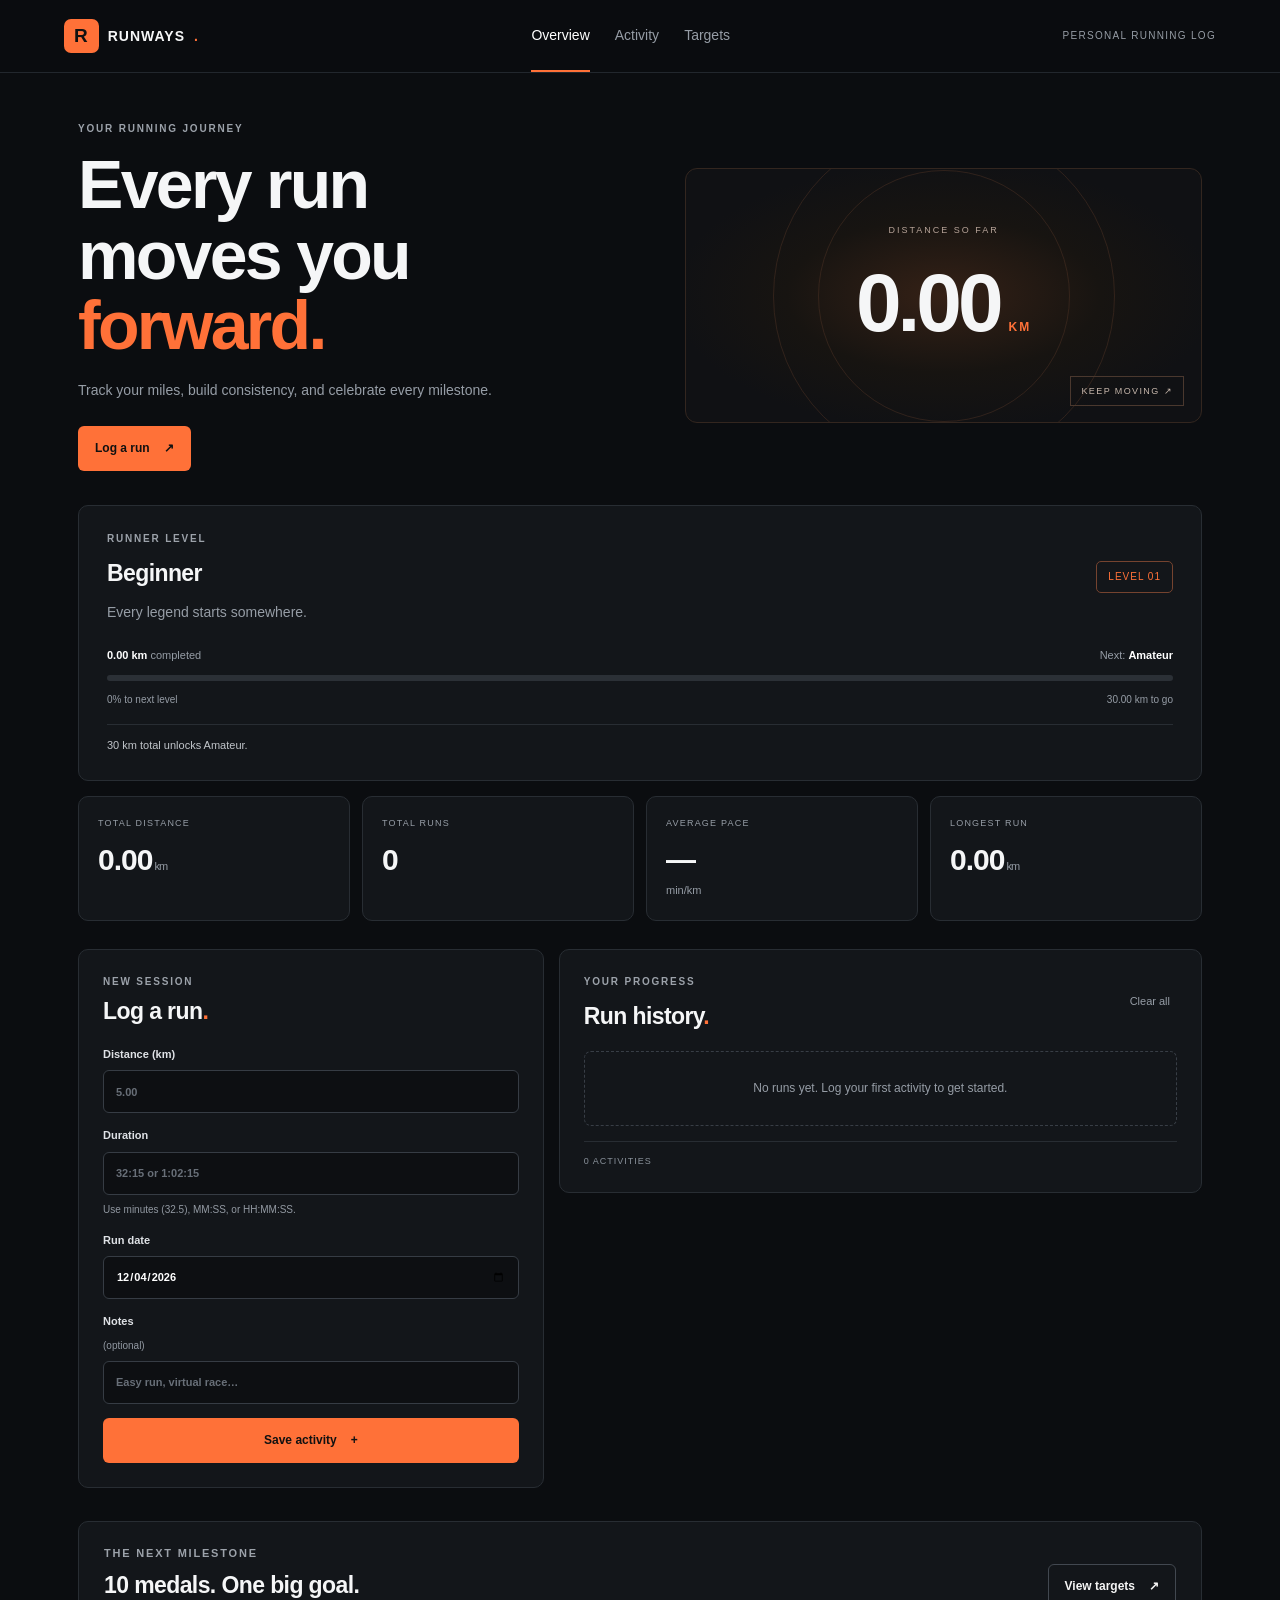
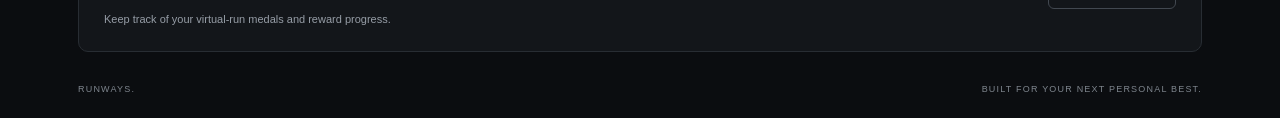
<file: index.html>
<!doctype html>
<html lang="en">
<head>
  <meta charset="utf-8">
  <meta name="viewport" content="width=device-width, initial-scale=1">
  <meta name="theme-color" content="#0b0d10">
  <title>RUNWAYS — Running Dashboard</title>
  <link rel="stylesheet" href="style.css">
  <script src="script.js" defer></script>
</head>
<body data-page="home">
  <header class="topbar">
    <a class="brand" href="index.html" aria-label="RUNWAYS home">
      <span class="brand-mark">R</span> RUNWAYS<span class="accent">.</span>
    </a>
    <nav aria-label="Main navigation">
      <a class="active" href="index.html">Overview</a>
      <a href="#activity">Activity</a>
      <a href="./targets.html">Targets</a>
    </nav>
    <span class="top-label">PERSONAL RUNNING LOG</span>
  </header>

  <main class="shell">
    <section class="hero">
      <div class="hero-copy">
        <p class="eyebrow">YOUR RUNNING JOURNEY</p>
        <h1>Every run<br>moves you <span class="accent">forward.</span></h1>
        <p class="muted">Track your miles, build consistency, and celebrate every milestone.</p>
        <a class="button primary" href="#activity">Log a run <span>↗</span></a>
      </div>
      <div class="hero-art" aria-label="Total distance summary">
        <span class="art-kicker">DISTANCE SO FAR</span>
        <div class="hero-number"><span id="heroDistance">0.00</span><small>KM</small></div>
        <span class="hero-tag">KEEP MOVING ↗</span>
      </div>
    </section>

    <section class="panel level-panel">
      <div class="between">
        <div>
          <p class="eyebrow">RUNNER LEVEL</p>
          <h2 id="currentLevel">Beginner</h2>
          <p id="levelDescription" class="muted">Every legend starts somewhere.</p>
        </div>
        <span class="level-badge" id="levelNumber">LEVEL 01</span>
      </div>
      <div class="between level-meta">
        <span><b id="levelTotalDistance">0.00 km</b> completed</span>
        <span>Next: <b id="nextLevelName">Amateur</b></span>
      </div>
      <div class="progress" role="progressbar" aria-label="Progress to next level" aria-valuemin="0" aria-valuemax="100" aria-valuenow="0">
        <div id="levelProgressBar"></div>
      </div>
      <div class="between small muted">
        <span id="levelProgressText">0% to next level</span>
        <span id="levelRemaining">30.00 km to go</span>
      </div>
      <p id="levelMilestoneText" class="milestone">Your first milestone is 30 km.</p>
    </section>

    <section class="stats" aria-label="Running statistics">
      <article class="panel stat">
        <span>TOTAL DISTANCE</span>
        <strong><span id="totalDistance">0.00</span><small> km</small></strong>
      </article>
      <article class="panel stat">
        <span>TOTAL RUNS</span>
        <strong id="totalRuns">0</strong>
      </article>
      <article class="panel stat">
        <span>AVERAGE PACE</span>
        <strong id="averagePace">—</strong>
        <small>min/km</small>
      </article>
      <article class="panel stat">
        <span>LONGEST RUN</span>
        <strong><span id="bestDistance">0.00</span><small> km</small></strong>
      </article>
    </section>

    <section class="content-grid" id="activity">
      <section class="panel section">
        <p class="eyebrow">NEW SESSION</p>
        <h2 id="runTitle">Log a run<span class="accent">.</span></h2>
        <form id="runForm" novalidate>
          <input type="hidden" id="runId">
          <label for="runDistance">Distance (km)
            <input id="runDistance" type="number" min="0.01" max="1000" step="0.01" placeholder="5.00" required>
          </label>
          <label for="runDuration">Duration
            <input id="runDuration" inputmode="decimal" placeholder="32:15 or 1:02:15" required>
            <small>Use minutes (32.5), MM:SS, or HH:MM:SS.</small>
          </label>
          <label for="runDate">Run date
            <input id="runDate" type="date" required>
          </label>
          <label for="runNotes">Notes <span class="optional">(optional)</span>
            <input id="runNotes" maxlength="120" placeholder="Easy run, virtual race…">
          </label>
          <button class="button primary full" type="submit" id="saveRun">Save activity <span>+</span></button>
          <button class="button secondary full hidden" type="button" id="cancelRun">Cancel edit</button>
          <p id="runMessage" class="message" role="status" aria-live="polite"></p>
        </form>
      </section>

      <section class="panel section">
        <div class="between section-heading">
          <div>
            <p class="eyebrow">YOUR PROGRESS</p>
            <h2>Run history<span class="accent">.</span></h2>
          </div>
          <button class="text-button" id="clearRuns" type="button">Clear all</button>
        </div>
        <div id="runHistory" class="history" aria-live="polite"></div>
        <p class="history-footer" id="historyCount">0 ACTIVITIES</p>
      </section>
    </section>

    <section class="panel target-strip">
      <div>
        <p class="eyebrow">THE NEXT MILESTONE</p>
        <h2>10 medals. One big goal.</h2>
        <p class="muted">Keep track of your virtual-run medals and reward progress.</p>
      </div>
      <a class="button secondary" href="targets.html">View targets <span>↗</span></a>
    </section>

    <footer>
      <span>RUNWAYS.</span>
      <span>BUILT FOR YOUR NEXT PERSONAL BEST.</span>
    </footer>
  </main>
  <div id="toast" class="toast" role="status" aria-live="polite"></div>
</body>
</html>
</file>
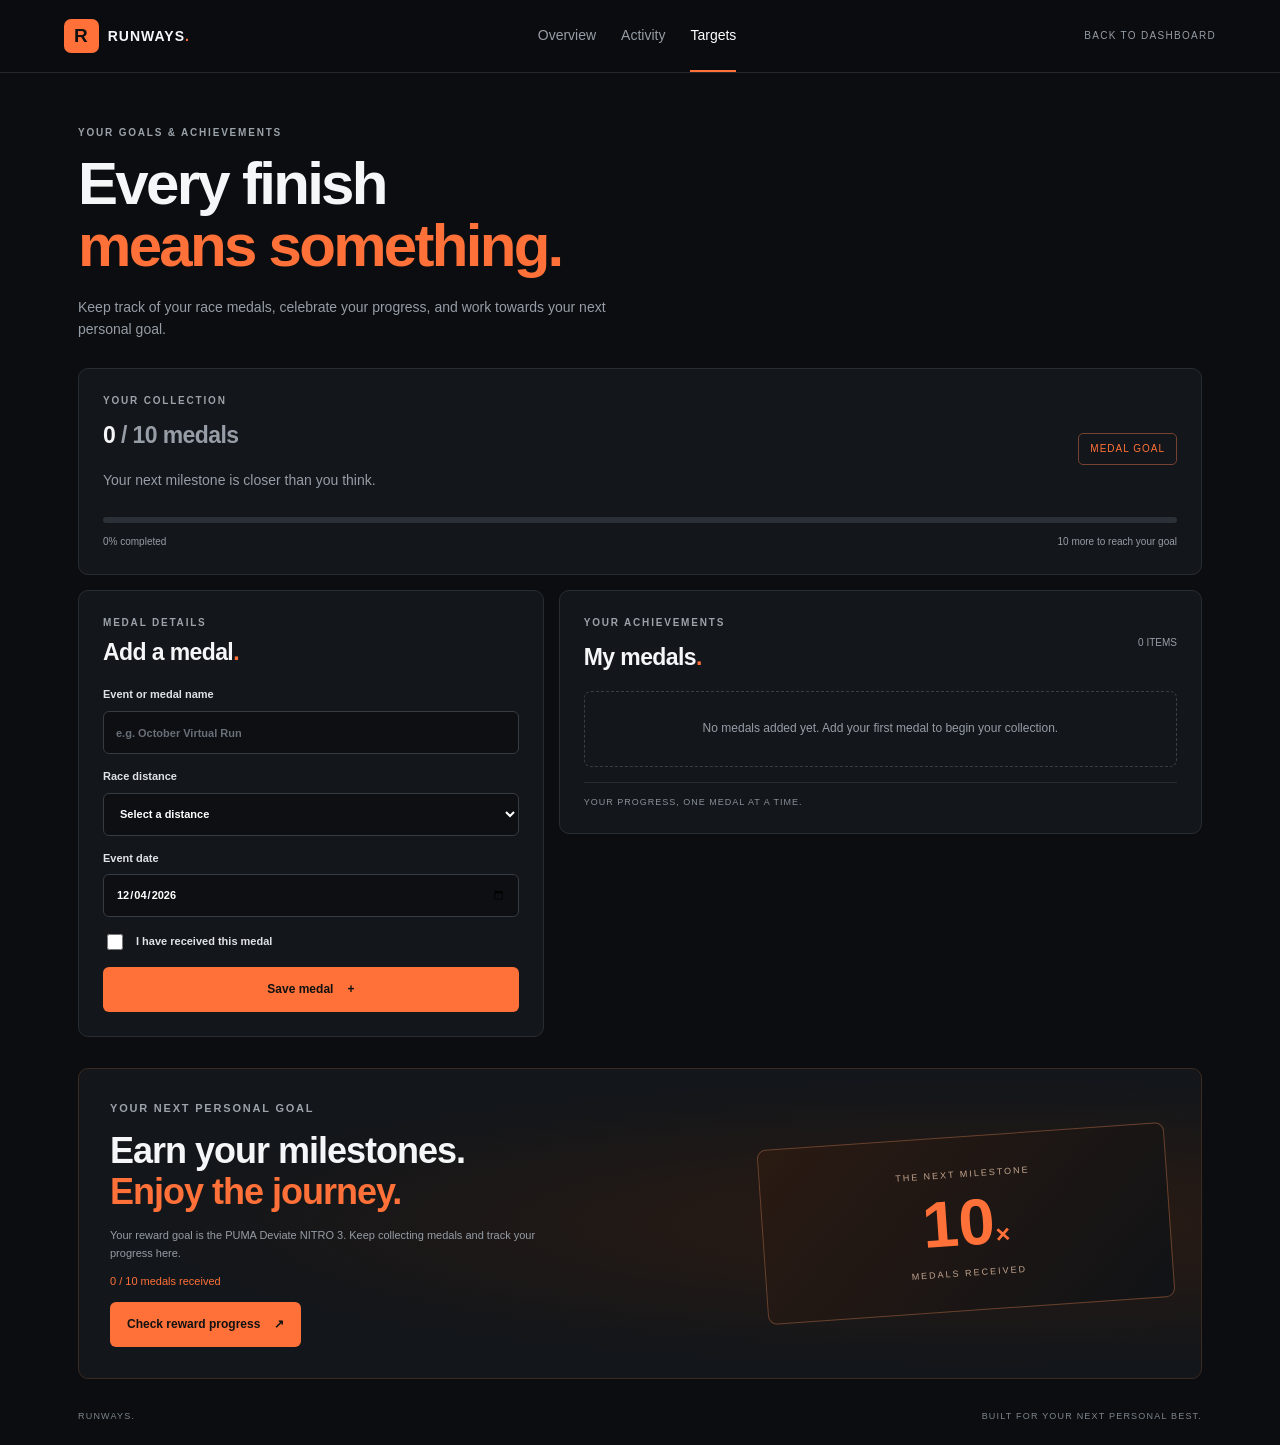
<file: Targets.html>
<!DOCTYPE html>
<html lang="en">
<head>
  <meta charset="UTF-8">
  <meta name="viewport" content="width=device-width, initial-scale=1">
  <meta name="theme-color" content="#0b0d10">

  <title>Targets | RUNWAYS</title>

  <link rel="stylesheet" href="style.css">
  <script src="script.js" defer></script>
</head>

<body data-page="targets">

  <!-- Navigation -->
  <header class="topbar">
    <a class="brand" href="index.html" aria-label="RUNWAYS home">
      <span class="brand-mark">R</span>
      <span>RUNWAYS<span class="accent">.</span></span>
    </a>

    <nav aria-label="Main navigation">
      <a href="index.html">Overview</a>
      <a href="index.html#activity">Activity</a>
      <a class="active" href="targets.html">Targets</a>
    </nav>

    <a class="top-label" href="index.html">BACK TO DASHBOARD</a>
  </header>

  <main class="shell">

    <!-- Page introduction -->
    <section class="page-heading">
      <p class="eyebrow">YOUR GOALS & ACHIEVEMENTS</p>

      <h1>
        Every finish<br>
        <span class="accent">means something.</span>
      </h1>

      <p class="muted">
        Keep track of your race medals, celebrate your progress,
        and work towards your next personal goal.
      </p>
    </section>

    <!-- Medal progress -->
    <section class="panel section medal-summary">
      <div class="between">
        <div>
          <p class="eyebrow">YOUR COLLECTION</p>

          <h2>
            <span id="receivedMedalCount">0</span>
            <span class="muted">/ 10 medals</span>
          </h2>

          <p class="muted">
            Your next milestone is closer than you think.
          </p>
        </div>

        <span class="level-badge">MEDAL GOAL</span>
      </div>

      <div
        class="progress"
        role="progressbar"
        aria-label="Medals received"
        aria-valuemin="0"
        aria-valuemax="10"
        aria-valuenow="0"
      >
        <div id="medalProgressBar"></div>
      </div>

      <div class="between small muted">
        <span id="medalProgressText">0% completed</span>
        <span id="medalRemaining">10 more to reach your goal</span>
      </div>
    </section>

    <!-- Main content -->
    <section class="content-grid targets-grid">

      <!-- Add or edit medal -->
      <section class="panel section">
        <p class="eyebrow">MEDAL DETAILS</p>

        <h2 id="medalFormTitle">
          Add a medal<span class="accent">.</span>
        </h2>

        <form id="medalForm" novalidate>
          <input type="hidden" id="medalId">

          <label for="medalName">
            Event or medal name

            <input
              id="medalName"
              type="text"
              maxlength="80"
              placeholder="e.g. October Virtual Run"
              required
            >
          </label>

          <label for="medalDistance">
            Race distance

            <select id="medalDistance" required>
              <option value="">Select a distance</option>
              <option value="1K">1K</option>
              <option value="3K">3K</option>
              <option value="5K">5K</option>
              <option value="10K">10K</option>
              <option value="21K">21K</option>
              <option value="42K">42K</option>
              <option value="Other">Other</option>
            </select>
          </label>

          <label for="medalDate">
            Event date

            <input
              id="medalDate"
              type="date"
              required
            >
          </label>

          <label class="check-row" for="medalReceived">
            <input
              id="medalReceived"
              type="checkbox"
            >
            <span>I have received this medal</span>
          </label>

          <button
            class="button primary full"
            id="saveMedal"
            type="submit"
          >
            Save medal <span aria-hidden="true">+</span>
          </button>

          <button
            class="button secondary full hidden"
            id="cancelMedal"
            type="button"
          >
            Cancel editing
          </button>

          <p
            id="medalMessage"
            class="message"
            role="status"
            aria-live="polite"
          ></p>
        </form>
      </section>

      <!-- Medal collection -->
      <section class="panel section">
        <div class="between section-heading">
          <div>
            <p class="eyebrow">YOUR ACHIEVEMENTS</p>

            <h2>
              My medals<span class="accent">.</span>
            </h2>
          </div>

          <span
            id="medalListCount"
            class="small muted"
          >
            0 ITEMS
          </span>
        </div>

        <div id="medalList" class="history" aria-live="polite">
          <div class="empty">
            Your collection will appear here once you add a medal.
          </div>
        </div>

        <p class="history-footer">
          YOUR PROGRESS, ONE MEDAL AT A TIME.
        </p>
      </section>

    </section>

    <!-- Personal reward -->
    <section class="reward">
      <div>
        <p class="eyebrow">YOUR NEXT PERSONAL GOAL</p>

        <h2>
          Earn your milestones.<br>
          <span class="accent">Enjoy the journey.</span>
        </h2>

        <p class="muted">
          Your reward goal is the PUMA Deviate NITRO 3.
          Keep collecting medals and track your progress here.
        </p>

        <p
          id="rewardStatus"
          class="accent"
          aria-live="polite"
        >
          0 / 10 medals received
        </p>

        <button
          class="button primary"
          id="unlockReward"
          type="button"
        >
          Check reward progress
          <span aria-hidden="true">↗</span>
        </button>
      </div>

      <div class="reward-art" aria-label="Ten medal goal">
        <span>THE NEXT MILESTONE</span>
        <strong>10<span>×</span></strong>
        <small>MEDALS RECEIVED</small>
      </div>
    </section>

    <!-- Footer -->
    <footer>
      <span>RUNWAYS.</span>
      <span>BUILT FOR YOUR NEXT PERSONAL BEST.</span>
    </footer>

  </main>

  <!-- Notifications -->
  <div
    id="toast"
    class="toast"
    role="status"
    aria-live="polite"
  ></div>

</body>
</html>
</file>
<file: style.css>
:root {
  --bg: #0b0d10;
  --panel: #13161a;
  --line: #282d33;
  --text: #f5f6f7;
  --muted: #969da6;
  --accent: #ff7138;
  --accent-soft: #302017;
  --green: #9de4bd;
}

* { box-sizing: border-box; }

html {
  scroll-behavior: smooth;
  scroll-padding-top: 90px;
}

body {
  margin: 0;
  background: var(--bg);
  color: var(--text);
  font: 14px/1.6 Inter, -apple-system, BlinkMacSystemFont, "Segoe UI", sans-serif;
}

a { color: inherit; text-decoration: none; }
button, input, select { font: inherit; }
button, a { -webkit-tap-highlight-color: transparent; }

.topbar {
  min-height: 72px;
  padding: 0 max(5%, calc((100% - 1180px) / 2));
  display: flex;
  align-items: center;
  justify-content: space-between;
  gap: 24px;
  border-bottom: 1px solid #22272d;
  position: sticky;
  top: 0;
  background: #0b0d10ed;
  backdrop-filter: blur(14px);
  z-index: 10;
}

.brand {
  display: flex;
  align-items: center;
  gap: 9px;
  font-weight: 850;
  letter-spacing: 1px;
  white-space: nowrap;
}

.brand-mark {
  background: var(--accent);
  color: #111;
  border-radius: 7px;
  padding: 2px 10px;
  font-size: 19px;
}

.accent { color: var(--accent); }

nav {
  display: flex;
  align-items: center;
  gap: 25px;
  height: 100%;
}

nav a {
  min-height: 72px;
  display: flex;
  align-items: center;
  color: var(--muted);
  border-bottom: 2px solid transparent;
}

nav a:hover, nav a.active {
  color: #fff;
  border-color: var(--accent);
}

.top-label {
  font-size: 10px;
  letter-spacing: 1.3px;
  color: var(--muted);
  white-space: nowrap;
}

.shell {
  max-width: 1180px;
  margin: 0 auto;
  padding: 0 28px;
}

.hero {
  min-height: 370px;
  display: grid;
  grid-template-columns: 1.05fr .95fr;
  align-items: center;
  gap: 36px;
  padding: 48px 0 34px;
}

.eyebrow {
  color: #9ca2aa;
  font-size: 10px;
  letter-spacing: 1.8px;
  font-weight: 750;
  margin: 0 0 12px;
}

.hero h1, .page-heading h1 {
  font-size: clamp(42px, 5.5vw, 68px);
  line-height: 1.04;
  letter-spacing: -2.7px;
  margin: 0 0 18px;
}

.muted { color: var(--muted); }

.hero-copy > .muted {
  max-width: 420px;
  margin-bottom: 24px;
}

.button {
  display: inline-flex;
  align-items: center;
  justify-content: center;
  gap: 14px;
  padding: 12px 16px;
  border: 1px solid transparent;
  border-radius: 6px;
  font-size: 12px;
  font-weight: 750;
  cursor: pointer;
  transition: transform .18s, background .18s, border-color .18s;
}

.button:hover { transform: translateY(-2px); }

.primary {
  background: var(--accent);
  color: #111;
}

.primary:hover { background: #ff8a5c; }

.secondary {
  border-color: #424850;
  background: transparent;
  color: #f5f5f5;
}

.secondary:hover { border-color: var(--accent); }
.full { width: 100%; }

.hero-art {
  min-height: 255px;
  position: relative;
  display: flex;
  flex-direction: column;
  align-items: center;
  justify-content: center;
  border: 1px solid #33261f;
  border-radius: 12px;
  background: radial-gradient(ellipse at center, #352116 0, #171411 43%, #101114 75%);
  overflow: hidden;
}

.hero-art::before, .hero-art::after {
  content: "";
  position: absolute;
  width: 250px;
  height: 250px;
  border: 1px solid #4a3023;
  border-radius: 50%;
  opacity: .55;
}

.hero-art::after {
  width: 340px;
  height: 340px;
}

.art-kicker {
  font-size: 9px;
  letter-spacing: 2px;
  color: #b6a398;
  z-index: 1;
}

.hero-number {
  display: flex;
  align-items: baseline;
  gap: 9px;
  font-size: clamp(56px, 7vw, 82px);
  font-weight: 800;
  letter-spacing: -4px;
  z-index: 1;
}

.hero-number small {
  font-size: 12px;
  letter-spacing: 2px;
  color: var(--accent);
}

.hero-tag {
  position: absolute;
  bottom: 16px;
  right: 17px;
  padding: 7px 10px;
  border: 1px solid #4a382e;
  color: #c7b7ac;
  font-size: 9px;
  letter-spacing: 1.4px;
  z-index: 1;
}

.panel {
  background: var(--panel);
  border: 1px solid var(--line);
  border-radius: 10px;
}

.level-panel {
  padding: 25px 28px;
  margin-bottom: 15px;
}

.between {
  display: flex;
  align-items: center;
  justify-content: space-between;
  gap: 16px;
}

.level-panel h2, .section h2, .target-strip h2 {
  font-size: 23px;
  line-height: 1.25;
  letter-spacing: -.6px;
  margin: 0 0 7px;
}

.level-panel .muted { margin-bottom: 0; }

.level-badge {
  border: 1px solid #75432f;
  color: var(--accent);
  padding: 7px 11px;
  font-size: 10px;
  letter-spacing: 1px;
  white-space: nowrap;
  border-radius: 5px;
}

.level-meta {
  margin-top: 23px;
  font-size: 11px;
  color: var(--muted);
}

.level-meta b { color: #fff; }

.progress {
  height: 6px;
  border-radius: 20px;
  background: #2b3036;
  overflow: hidden;
  margin: 11px 0;
}

.progress > div {
  width: 0;
  height: 100%;
  background: linear-gradient(90deg, #ff7138, #ffb17c);
  transition: width .35s;
}

.small { font-size: 10px; }

.milestone {
  margin: 16px 0 0;
  border-top: 1px solid var(--line);
  padding-top: 12px;
  font-size: 11px;
  color: #c1c5ca;
}

.stats {
  display: grid;
  grid-template-columns: repeat(4, minmax(0, 1fr));
  gap: 12px;
  margin-bottom: 28px;
}

.stat { padding: 19px; min-width: 0; }

.stat > span {
  display: block;
  color: var(--muted);
  font-size: 9px;
  letter-spacing: 1.2px;
  margin-bottom: 12px;
}

.stat strong {
  display: block;
  font-size: 30px;
  letter-spacing: -1px;
  overflow-wrap: anywhere;
  line-height: 1.2;
}

.stat strong small, .stat > small {
  color: var(--muted);
  font-size: 11px;
  font-weight: 450;
}

.content-grid {
  display: grid;
  grid-template-columns: .84fr 1.16fr;
  gap: 15px;
  align-items: start;
}

.section {
  padding: 24px;
  min-width: 0;
  margin-bottom: 15px;
}

.section > .eyebrow { margin-bottom: 7px; }
.section h2 { margin-bottom: 20px; }
.section-heading { margin-bottom: 20px; }
.section-heading h2 { margin-bottom: 0; }

form {
  display: flex;
  flex-direction: column;
  gap: 14px;
}

form label {
  display: flex;
  flex-direction: column;
  gap: 7px;
  font-size: 11px;
  font-weight: 650;
  color: #dfe2e6;
}

form input:not([type=checkbox]), form select {
  width: 100%;
  min-width: 0;
  height: 43px;
  padding: 0 12px;
  color: #fff;
  background: #0d0f12;
  border: 1px solid #363c44;
  border-radius: 6px;
}

form input:focus, form select:focus {
  outline: 2px solid #ff713880;
  border-color: var(--accent);
}

input::placeholder { color: #686f78; }

form small, .optional {
  font-weight: 400;
  color: #9299a2;
  font-size: 10px;
}

.message {
  color: var(--green);
  font-size: 11px;
  margin: 0;
}

.message:empty { display: none; }
.hidden { display: none !important; }

.text-button {
  background: none;
  border: 0;
  color: var(--muted);
  font-size: 11px;
  cursor: pointer;
  padding: 7px;
}

.text-button:hover { color: var(--accent); }

.history {
  display: flex;
  flex-direction: column;
  gap: 9px;
}

.history-item {
  display: flex;
  align-items: center;
  gap: 10px;
  padding: 12px;
  border: 1px solid #2c3239;
  border-radius: 7px;
  background: #171a1e;
  min-width: 0;
}

.item-mark {
  width: 35px;
  height: 35px;
  flex: 0 0 35px;
  display: grid;
  place-items: center;
  border-radius: 7px;
  background: var(--accent-soft);
  color: var(--accent);
  font-weight: 800;
}

.item-main { flex: 1; min-width: 0; }

.item-main strong {
  display: block;
  font-size: 12px;
  overflow-wrap: anywhere;
}

.item-main span {
  display: block;
  font-size: 10px;
  color: var(--muted);
  margin-top: 3px;
}

.item-right { text-align: right; flex-shrink: 0; }

.item-right > strong {
  display: block;
  font-size: 13px;
  white-space: nowrap;
}

.item-actions {
  display: flex;
  justify-content: flex-end;
  flex-wrap: wrap;
  gap: 5px;
  margin-top: 5px;
}

.small-button {
  padding: 4px 7px;
  font-size: 9px;
  border: 1px solid #444b54;
  border-radius: 4px;
  background: transparent;
  color: #d2d6db;
  cursor: pointer;
}

.small-button:hover { border-color: var(--accent); color: white; }
.small-button.danger:hover { border-color: #f87171; color: #fca5a5; }

.empty {
  border: 1px dashed #383e46;
  border-radius: 7px;
  padding: 27px 12px;
  text-align: center;
  color: var(--muted);
  font-size: 12px;
}

.history-footer {
  border-top: 1px solid var(--line);
  padding-top: 12px;
  margin: 15px 0 0;
  color: #89919a;
  font-size: 9px;
  letter-spacing: 1px;
}

.target-strip {
  margin-top: 18px;
  padding: 23px 25px;
  display: flex;
  align-items: center;
  justify-content: space-between;
  gap: 20px;
}

.target-strip h2 { margin-bottom: 7px; }
.target-strip p { margin-bottom: 0; font-size: 11px; }
.target-strip .eyebrow { margin-bottom: 8px; }

.page-heading { padding: 52px 0 27px; }

.page-heading h1 { font-size: clamp(42px, 5vw, 60px); }

.page-heading > p:last-child {
  margin-bottom: 0;
  max-width: 540px;
}

.medal-summary { margin-bottom: 15px; }

.check-row {
  flex-direction: row;
  align-items: center;
  gap: 10px;
}

.check-row input {
  accent-color: var(--accent);
  width: 16px;
  height: 16px;
}

.reward {
  display: grid;
  grid-template-columns: 1fr .65fr;
  align-items: center;
  gap: 25px;
  margin-top: 16px;
  padding: 31px;
  border: 1px solid #3b2a20;
  border-radius: 10px;
  background: radial-gradient(ellipse at 80%, #2b1b12, #13161a 65%);
}

.reward h2 {
  font-size: clamp(28px, 3vw, 36px);
  line-height: 1.14;
  letter-spacing: -1px;
  margin: 0 0 15px;
}

.reward p { font-size: 11px; max-width: 460px; }

.reward-art {
  min-height: 175px;
  display: flex;
  flex-direction: column;
  align-items: center;
  justify-content: center;
  border: 1px solid #69412c;
  border-radius: 9px;
  transform: rotate(-4deg);
  background: linear-gradient(135deg, #2a1a12, #111316);
}

.reward-art > span, .reward-art > small {
  font-size: 9px;
  letter-spacing: 2px;
  color: #c1a38d;
}

.reward-art strong {
  font-size: 65px;
  color: var(--accent);
  line-height: 1.3;
}

.reward-art strong span { font-size: 25px; }

footer {
  padding: 30px 0 22px;
  display: flex;
  justify-content: space-between;
  gap: 15px;
  color: #7e858d;
  font-size: 9px;
  letter-spacing: 1.2px;
}

.toast {
  position: fixed;
  bottom: 22px;
  left: 50%;
  transform: translate(-50%, 15px);
  opacity: 0;
  pointer-events: none;
  z-index: 20;
  background: #f5f5f5;
  color: #111;
  padding: 12px 18px;
  border-radius: 7px;
  font-size: 12px;
  font-weight: 700;
  transition: .2s;
  width: max-content;
  max-width: calc(100vw - 30px);
  box-shadow: 0 8px 30px #0008;
}

.toast.show {
  opacity: 1;
  transform: translate(-50%, 0);
}

@media (max-width: 800px) {
  .top-label { display: none; }
  .hero { gap: 20px; }
  .content-grid { grid-template-columns: 1fr; }
  .stats { grid-template-columns: repeat(2, minmax(0, 1fr)); }
  .reward { grid-template-columns: 1fr .6fr; }
}

@media (max-width: 540px) {
  .topbar { min-height: 64px; padding: 0 14px; gap: 10px; }
  .brand { font-size: 12px; gap: 6px; }
  .brand-mark { padding: 1px 8px; }
  nav { gap: 12px; font-size: 11px; }
  nav a { min-height: 64px; }
  .shell { padding: 0 14px; }
  .hero { grid-template-columns: 1fr; padding-top: 37px; gap: 22px; }
  .hero-art { min-height: 200px; }
  .hero-number { font-size: 64px; }
  .level-panel, .section { padding: 19px 15px; }
  .stat { padding: 15px 12px; }
  .stat strong { font-size: 25px; }
  .stat > span { font-size: 8px; }
  .target-strip { align-items: flex-start; flex-direction: column; padding: 20px; }
  .page-heading { padding-top: 40px; }
  .reward { grid-template-columns: 1fr; padding: 21px; }
  .reward-art { min-height: 145px; max-width: 100%; }
  footer { font-size: 8px; }
  .item-mark { display: none; }
  .history-item { padding: 10px; gap: 7px; }
  .small-button { padding: 4px 6px; }
}

@media (prefers-reduced-motion: reduce) {
  *, *::before, *::after {
    scroll-behavior: auto !important;
    transition: none !important;
  }
}
</file>
